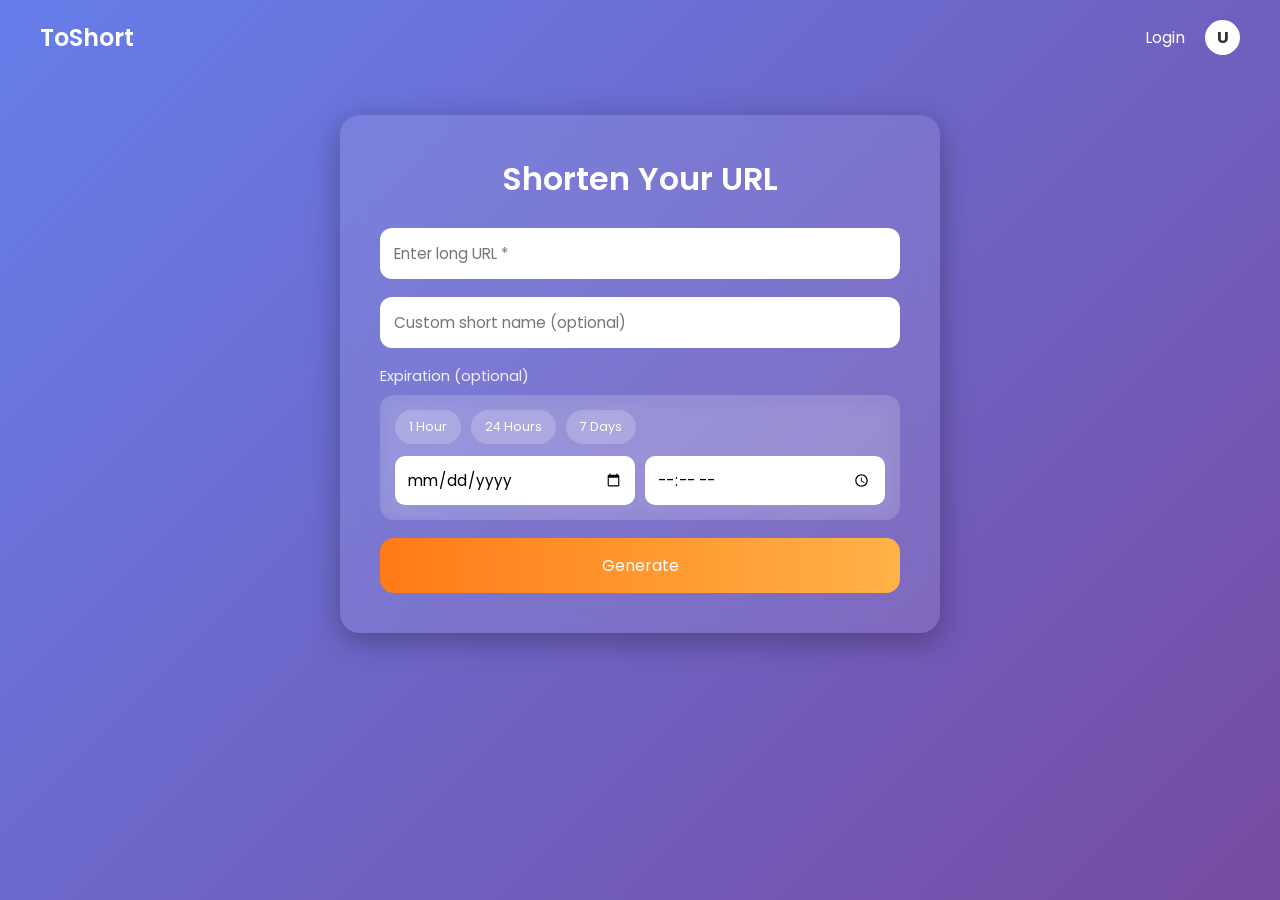
<file: web/templates/index.html>
<!DOCTYPE html>
<html lang="en">
<head>
  <meta charset="UTF-8">
  <meta name="viewport" content="width=device-width, initial-scale=1.0">
  <title>URL Shortener</title>
  <link href="https://fonts.googleapis.com/css2?family=Poppins:wght@300;400;600&display=swap" rel="stylesheet">
  <link rel="stylesheet" href="../static/css/home.css">
</head>
<body>

  <!-- Navbar -->
  <div class="navbar">
    <div class="logo">ToShort</div>
    <div class="nav-links">
      <a href="/login">Login</a>
      <div class="profile">U</div>
    </div>
  </div>

  <!-- Main -->
  <div class="container">
    <div class="card">
      <h1>Shorten Your URL</h1>

      <div class="input-group">
        <input type="text" id="longUrl" placeholder="Enter long URL *" required>
      </div>

      <div class="input-group">
        <input type="text" id="customCode" placeholder="Custom short name (optional)">
      </div>

      <!-- Enhanced Expiration -->
      <div class="input-group">
        <label class="expiry-label">Expiration (optional)</label>
        <div class="expiry-container">
          <div class="preset-options">
            <button class="preset-btn" onclick="setExpiry(1)">1 Hour</button>
            <button class="preset-btn" onclick="setExpiry(24)">24 Hours</button>
            <button class="preset-btn" onclick="setExpiry(168)">7 Days</button>
          </div>
          <div class="datetime-row">
            <input type="date" id="expiryDate">
            <input type="time" id="expiryTime">
          </div>
        </div>
      </div>

      <button class="btn" onclick="generateUrl()">Generate</button>
    </div>
  </div>

  <!-- Modal -->
  <div class="modal" id="modal">
    <div class="modal-content">
      <h2>Success 🎉</h2>
      <p>Your shortened URL:</p>
      <a id="shortLink" href="#" target="_blank"></a>
      <button class="close-btn" onclick="closeModal()">Close</button>
    </div>
  </div>

<script src="../static/js/app.js"></script>

</body>
</html>
</file>
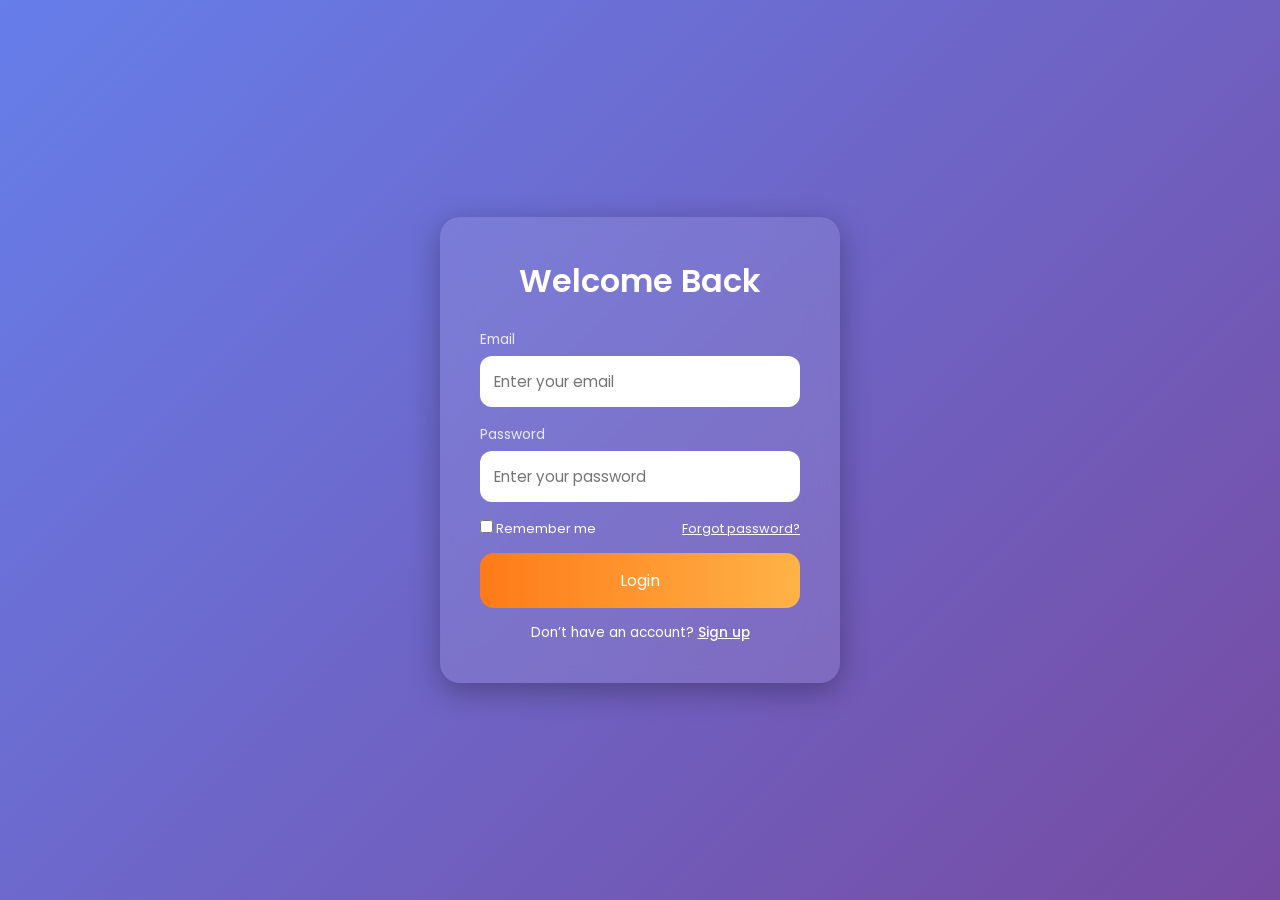
<file: web/templates/login.html>
<!DOCTYPE html>
<html lang="en">
<head>
  <meta charset="UTF-8">
  <meta name="viewport" content="width=device-width, initial-scale=1.0">
  <title>Login</title>
  <link href="https://fonts.googleapis.com/css2?family=Poppins:wght@300;400;600&display=swap" rel="stylesheet">
  <link rel="stylesheet" href="../static/css/login.css">
</head>
<body>

  <div class="card">
    <h1>Welcome Back</h1>

    <div class="input-group">
      <label>Email</label>
      <input type="email" id="email" placeholder="Enter your email">
    </div>

    <div class="input-group">
      <label>Password</label>
      <input type="password" id="password" placeholder="Enter your password">
    </div>

    <div class="row">
      <label><input type="checkbox"> Remember me</label>
      <a href="#">Forgot password?</a>
    </div>

    <button class="btn" onclick="login()">Login</button>

    <div class="footer-text">
      Don’t have an account? <a href="/signup">Sign up</a>
    </div>
  </div>

  <div class="modal" id="modal">
    <div class="modal-content">
      <h2>Login Successful 🎉</h2>
      <p>Redirecting to dashboard...</p>
      <button class="close-btn" onclick="closeModal()">Continue</button>
    </div>
  </div>
  <script src="../static/js/login.js"></script>


</body>
</html>
</file>
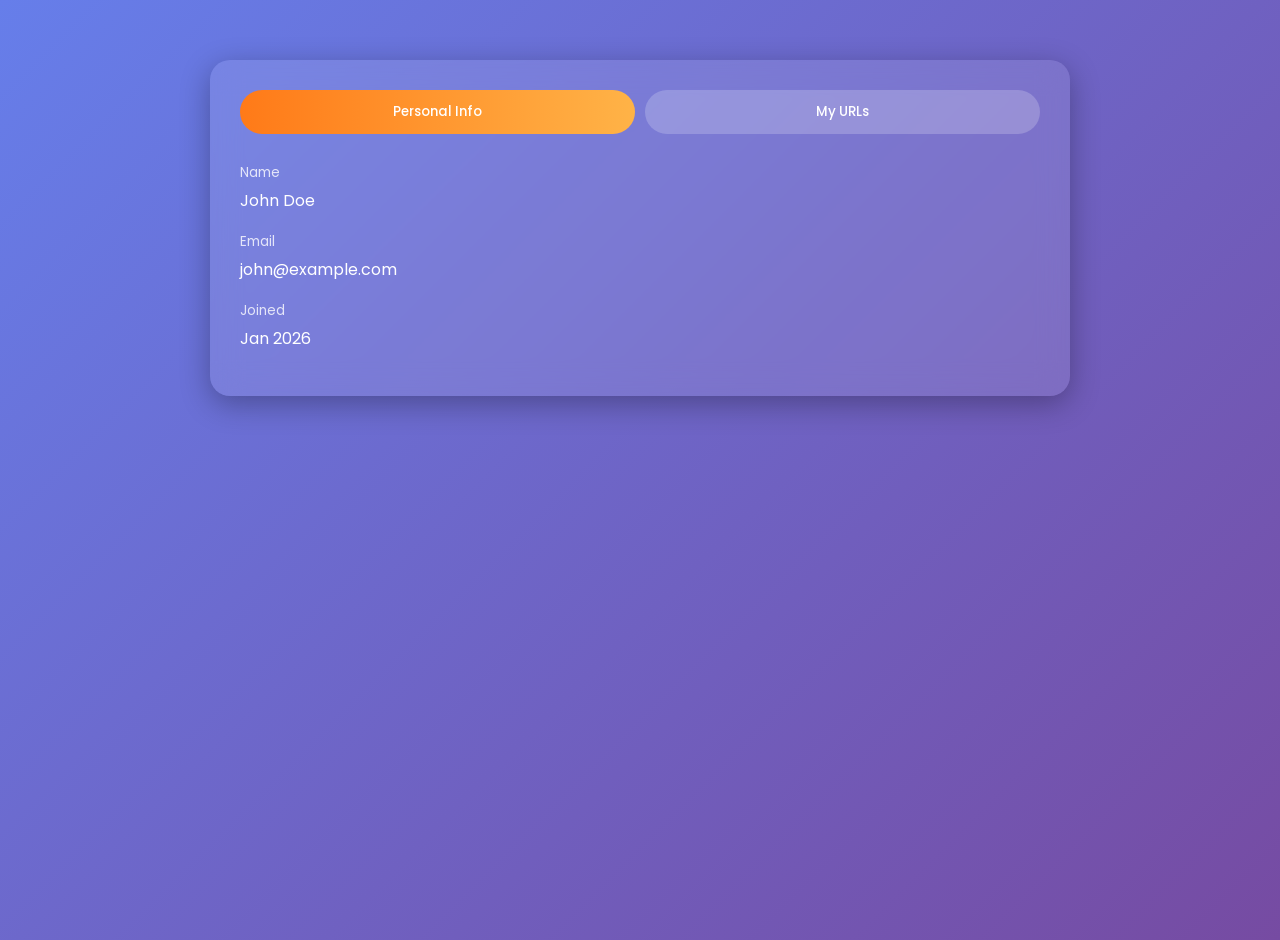
<file: web/templates/profile.html>
<!DOCTYPE html>
<html lang="en">
<head>
  <meta charset="UTF-8">
  <meta name="viewport" content="width=device-width, initial-scale=1.0">
  <title>User Profile</title>
  <link href="https://fonts.googleapis.com/css2?family=Poppins:wght@300;400;600&display=swap" rel="stylesheet">
  <link rel="stylesheet" href="../static/css/profile.css">
</head>
<body>

  <div class="container">
    <div class="card">

      <!-- Tabs -->
      <div class="tabs">
        <button class="tab-btn active" onclick="showTab('info')">Personal Info</button>
        <button class="tab-btn" onclick="showTab('urls')">My URLs</button>
      </div>

      <!-- Personal Info -->
      <div id="info" class="tab-content active">
        <div class="info-item">
          <label>Name</label>
          <p>John Doe</p>
        </div>
        <div class="info-item">
          <label>Email</label>
          <p>john@example.com</p>
        </div>
        <div class="info-item">
          <label>Joined</label>
          <p>Jan 2026</p>
        </div>
      </div>

      <!-- URLs -->
      <div id="urls" class="tab-content">
        <div class="url-item">
          <a href="#">http://localhost:8080/abc123</a>
          <div class="url-meta">Created: Today | Expiry: 24 hrs</div>
        </div>
        <div class="url-item">
          <a href="#">http://localhost:8080/xyz789</a>
          <div class="url-meta">Created: Yesterday | Expiry: 7 days</div>
        </div>
      </div>

    </div>
  </div>

<script src="../static/js/profile.js"></script>
</body>
</html>
</file>
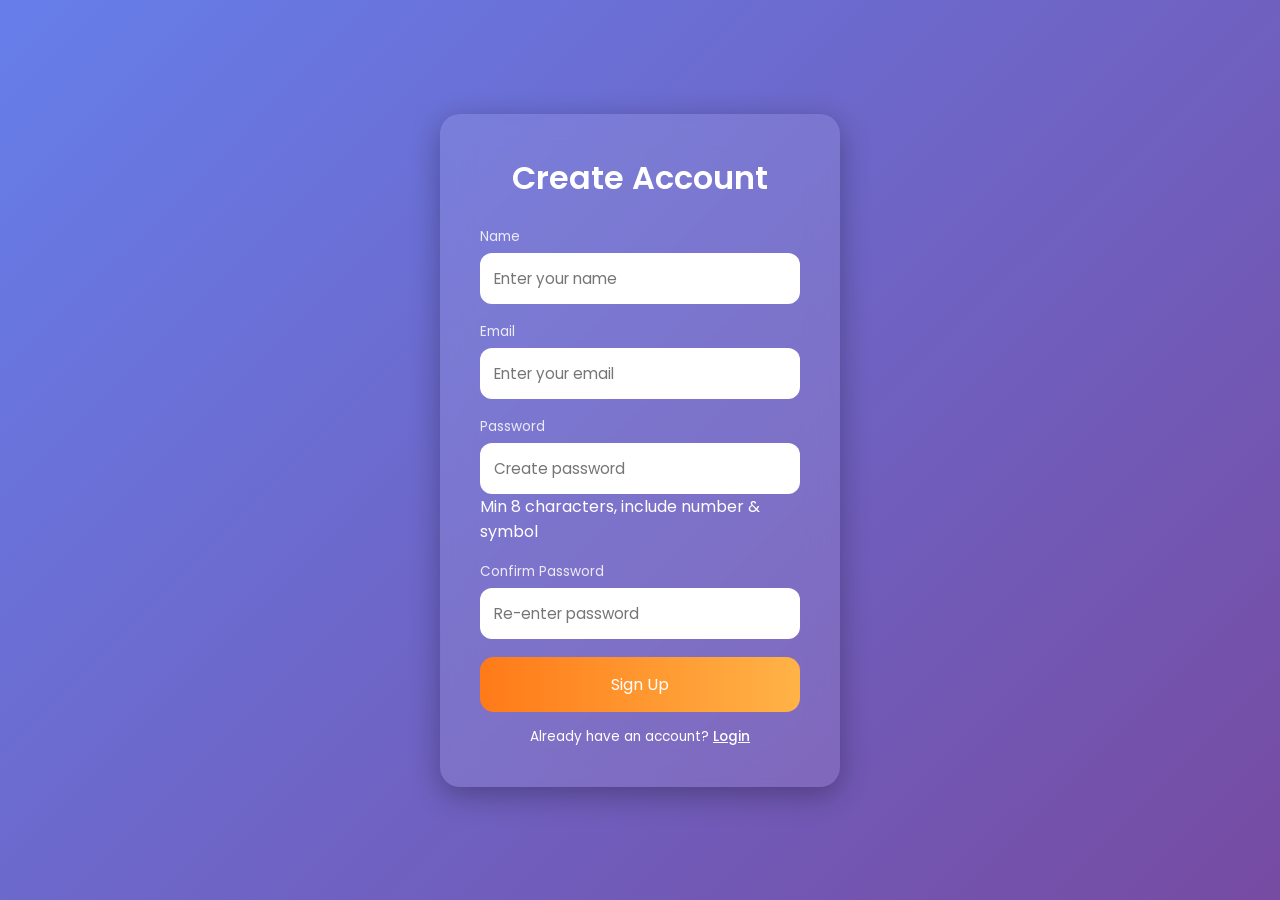
<file: web/templates/signup_back.html>
<!DOCTYPE html>
<html lang="en">
<head>
  <meta charset="UTF-8">
  <meta name="viewport" content="width=device-width, initial-scale=1.0">
  <title>Signup</title>
  <link href="https://fonts.googleapis.com/css2?family=Poppins:wght@300;400;600&display=swap" rel="stylesheet">
  <link rel="stylesheet" href="../static/css/login.css"> 
 
</head>
<body>

  <div class="card">
    <h1>Create Account</h1>

    <form id="signup-form">

    <div class="input-group">
      <label>Name</label>
      <input type="text" id="name" placeholder="Enter your name" name="name">
    </div>

    <div class="input-group">
      <label>Email</label>
      <input type="email" id="email" placeholder="Enter your email" name="email">
    </div>

    <div class="input-group">
      <label>Password</label>
      <input type="password" id="password" placeholder="Create password" name="password">
      <div class="password-hint">Min 8 characters, include number & symbol</div>
    </div>

    <div class="input-group">
      <label>Confirm Password</label>
      <input type="password" id="confirmPassword" placeholder="Re-enter password" name="confirm-password">
    </div>

    <button class="btn" onclick="signup(event)" type="button">Sign Up</button>

    </form>

    <div class="footer-text">
      Already have an account? <a href="/login">Login</a>
    </div>
  </div>

  <div class="modal" id="modal">
    <div class="modal-content">
      <h2>Welcome 🎉</h2>
      <p>Account created successfully!</p>
      <button class="close-btn" onclick="closeModal()">Continue</button>
    </div>
  </div>


  <script src="../static/js/signup.js"></script>

</body>
</html>
</file>
<file: web/static/css/home.css>
* { margin: 0; padding: 0; box-sizing: border-box; font-family: 'Poppins', sans-serif; }

body {
  background: linear-gradient(135deg, #667eea, #764ba2);
  min-height: 100vh;
  color: #fff;
}

/* Navbar */
.navbar {
  display: flex;
  justify-content: space-between;
  align-items: center;
  padding: 20px 40px;
}

.logo { font-size: 1.5rem; font-weight: 600; }

.nav-links {
  display: flex;
  align-items: center;
  gap: 20px;
}

.nav-links a {
  text-decoration: none;
  color: white;
  font-weight: 400;
}

.profile {
  width: 35px;
  height: 35px;
  border-radius: 50%;
  background: white;
  color: #333;
  display: flex;
  align-items: center;
  justify-content: center;
  font-weight: bold;
}

/* Hero Section */
.container {
  display: flex;
  justify-content: center;
  align-items: center;
  padding: 40px 20px;
}

.card {
  background: rgba(255,255,255,0.1);
  backdrop-filter: blur(15px);
  padding: 40px;
  border-radius: 20px;
  width: 100%;
  max-width: 600px;
  box-shadow: 0 8px 30px rgba(0,0,0,0.3);
}

.card h1 {
  text-align: center;
  margin-bottom: 25px;
  font-weight: 600;
}

.input-group {
  margin-bottom: 18px;
}

.input-group input {
  width: 100%;
  padding: 14px;
  border-radius: 12px;
  border: none;
  outline: none;
  font-size: 0.95rem;
}

/* Expiration UI */
.expiry-label {
  font-size: 0.9rem;
  margin-bottom: 8px;
  display: block;
  opacity: 0.9;
}

.expiry-container {
  background: rgba(255,255,255,0.12);
  padding: 15px;
  border-radius: 14px;
  backdrop-filter: blur(10px);
}

.preset-options {
  display: flex;
  flex-wrap: wrap;
  gap: 10px;
  margin-bottom: 12px;
}

.preset-btn {
  padding: 8px 14px;
  border-radius: 20px;
  border: none;
  background: rgba(255,255,255,0.2);
  color: white;
  cursor: pointer;
  font-size: 0.8rem;
  transition: 0.2s;
}

.preset-btn:hover {
  background: rgba(255,255,255,0.35);
  transform: translateY(-1px);
}

.datetime-row {
  display: flex;
  gap: 10px;
}

.datetime-row input {
  flex: 1;
  padding: 12px;
  border-radius: 10px;
  border: none;
  outline: none;
}

.btn {
  width: 100%;
  padding: 15px;
  border: none;
  border-radius: 14px;
  background: linear-gradient(to right, #ff7a18, #ffb347);
  color: white;
  font-size: 1rem;
  cursor: pointer;
  transition: 0.3s;
}

.btn:hover {
  transform: scale(1.05);
}

/* Modal */
.modal {
  position: fixed;
  top: 0;
  left: 0;
  width: 100%;
  height: 100%;
  background: rgba(0,0,0,0.6);
  display: none;
  justify-content: center;
  align-items: center;
}

.modal-content {
  background: white;
  color: #333;
  padding: 30px;
  border-radius: 15px;
  text-align: center;
  max-width: 400px;
  width: 90%;
}

.modal-content a {
  display: block;
  margin-top: 10px;
  color: #667eea;
  word-break: break-all;
}

.close-btn {
  margin-top: 15px;
  padding: 10px 20px;
  border: none;
  border-radius: 8px;
  background: #667eea;
  color: white;
  cursor: pointer;
}

@media(max-width: 600px) {
  .navbar { padding: 15px 20px; }
  .card { padding: 25px; }
  .datetime-row { flex-direction: column; }
}
</file>
<file: web/static/css/login.css>
* { margin: 0; padding: 0; box-sizing: border-box; font-family: 'Poppins', sans-serif; }

body {
    background: linear-gradient(135deg, #667eea, #764ba2);
    min-height: 100vh;
    display: flex;
    align-items: center;
    justify-content: center;
    color: #fff;
}

.card {
    background: rgba(255,255,255,0.1);
    backdrop-filter: blur(15px);
    padding: 40px;
    border-radius: 20px;
    width: 100%;
    max-width: 400px;
    box-shadow: 0 8px 30px rgba(0,0,0,0.3);
}

.card h1 {
    text-align: center;
    margin-bottom: 25px;
    font-weight: 600;
}

.input-group {
    margin-bottom: 18px;
}

.input-group label {
    font-size: 0.85rem;
    margin-bottom: 6px;
    display: block;
    opacity: 0.85;
}

.input-group input {
    width: 100%;
    padding: 14px;
    border-radius: 12px;
    border: none;
    outline: none;
    font-size: 0.95rem;
}

.row {
    display: flex;
    justify-content: space-between;
    align-items: center;
    margin-bottom: 15px;
    font-size: 0.8rem;
}

.row a {
    color: #fff;
    text-decoration: underline;
}

.btn {
    width: 100%;
    padding: 15px;
    border: none;
    border-radius: 14px;
    background: linear-gradient(to right, #ff7a18, #ffb347);
    color: white;
    font-size: 1rem;
    cursor: pointer;
    transition: 0.3s;
}

.btn:hover {
    transform: scale(1.05);
}

.footer-text {
    text-align: center;
    margin-top: 15px;
    font-size: 0.85rem;
}

.footer-text a {
    color: #fff;
    font-weight: 500;
    text-decoration: underline;
}

.modal {
    position: fixed;
    top: 0;
    left: 0;
    width: 100%;
    height: 100%;
    background: rgba(0,0,0,0.6);
    display: none;
    justify-content: center;
    align-items: center;
}

.modal-content {
    background: white;
    color: #333;
    padding: 30px;
    border-radius: 15px;
    text-align: center;
    max-width: 350px;
    width: 90%;
}

.close-btn {
    margin-top: 15px;
    padding: 10px 20px;
    border: none;
    border-radius: 8px;
    background: #667eea;
    color: white;
    cursor: pointer;
}

@media(max-width: 480px) {
    .card { padding: 25px; }
}
</file>
<file: web/static/css/profile.css>
* { margin: 0; padding: 0; box-sizing: border-box; font-family: 'Poppins', sans-serif; }

body {
    background: linear-gradient(135deg, #667eea, #764ba2);
    min-height: 100vh;
    color: #fff;
}

.container {
    max-width: 900px;
    margin: 40px auto;
    padding: 20px;
}

.card {
    background: rgba(255,255,255,0.1);
    backdrop-filter: blur(15px);
    border-radius: 20px;
    padding: 30px;
    box-shadow: 0 8px 30px rgba(0,0,0,0.3);
}

.tabs {
    display: flex;
    gap: 10px;
    margin-bottom: 25px;
}

.tab-btn {
    flex: 1;
    padding: 12px;
    border-radius: 25px;
    border: none;
    cursor: pointer;
    background: rgba(255,255,255,0.2);
    color: white;
    transition: 0.3s;
    font-weight: 500;
}

.tab-btn.active {
    background: linear-gradient(to right, #ff7a18, #ffb347);
    color: white;
}

.tab-content {
    display: none;
    animation: fade 0.4s ease;
}

.tab-content.active {
    display: block;
}

@keyframes fade {
    from { opacity: 0; transform: translateY(10px); }
    to { opacity: 1; transform: translateY(0); }
}

/* Personal Info */
.info-item {
    margin-bottom: 15px;
}

.info-item label {
    font-size: 0.85rem;
    opacity: 0.8;
}

.info-item p {
    font-size: 1rem;
    margin-top: 4px;
}

/* URL List */
.url-item {
    background: rgba(255,255,255,0.15);
    padding: 15px;
    border-radius: 12px;
    margin-bottom: 12px;
}

.url-item a {
    color: #fff;
    text-decoration: underline;
    word-break: break-all;
}

.url-meta {
    font-size: 0.8rem;
    opacity: 0.8;
    margin-top: 6px;
}

@media(max-width: 600px) {
    .container { margin: 20px auto; }
}
</file>
